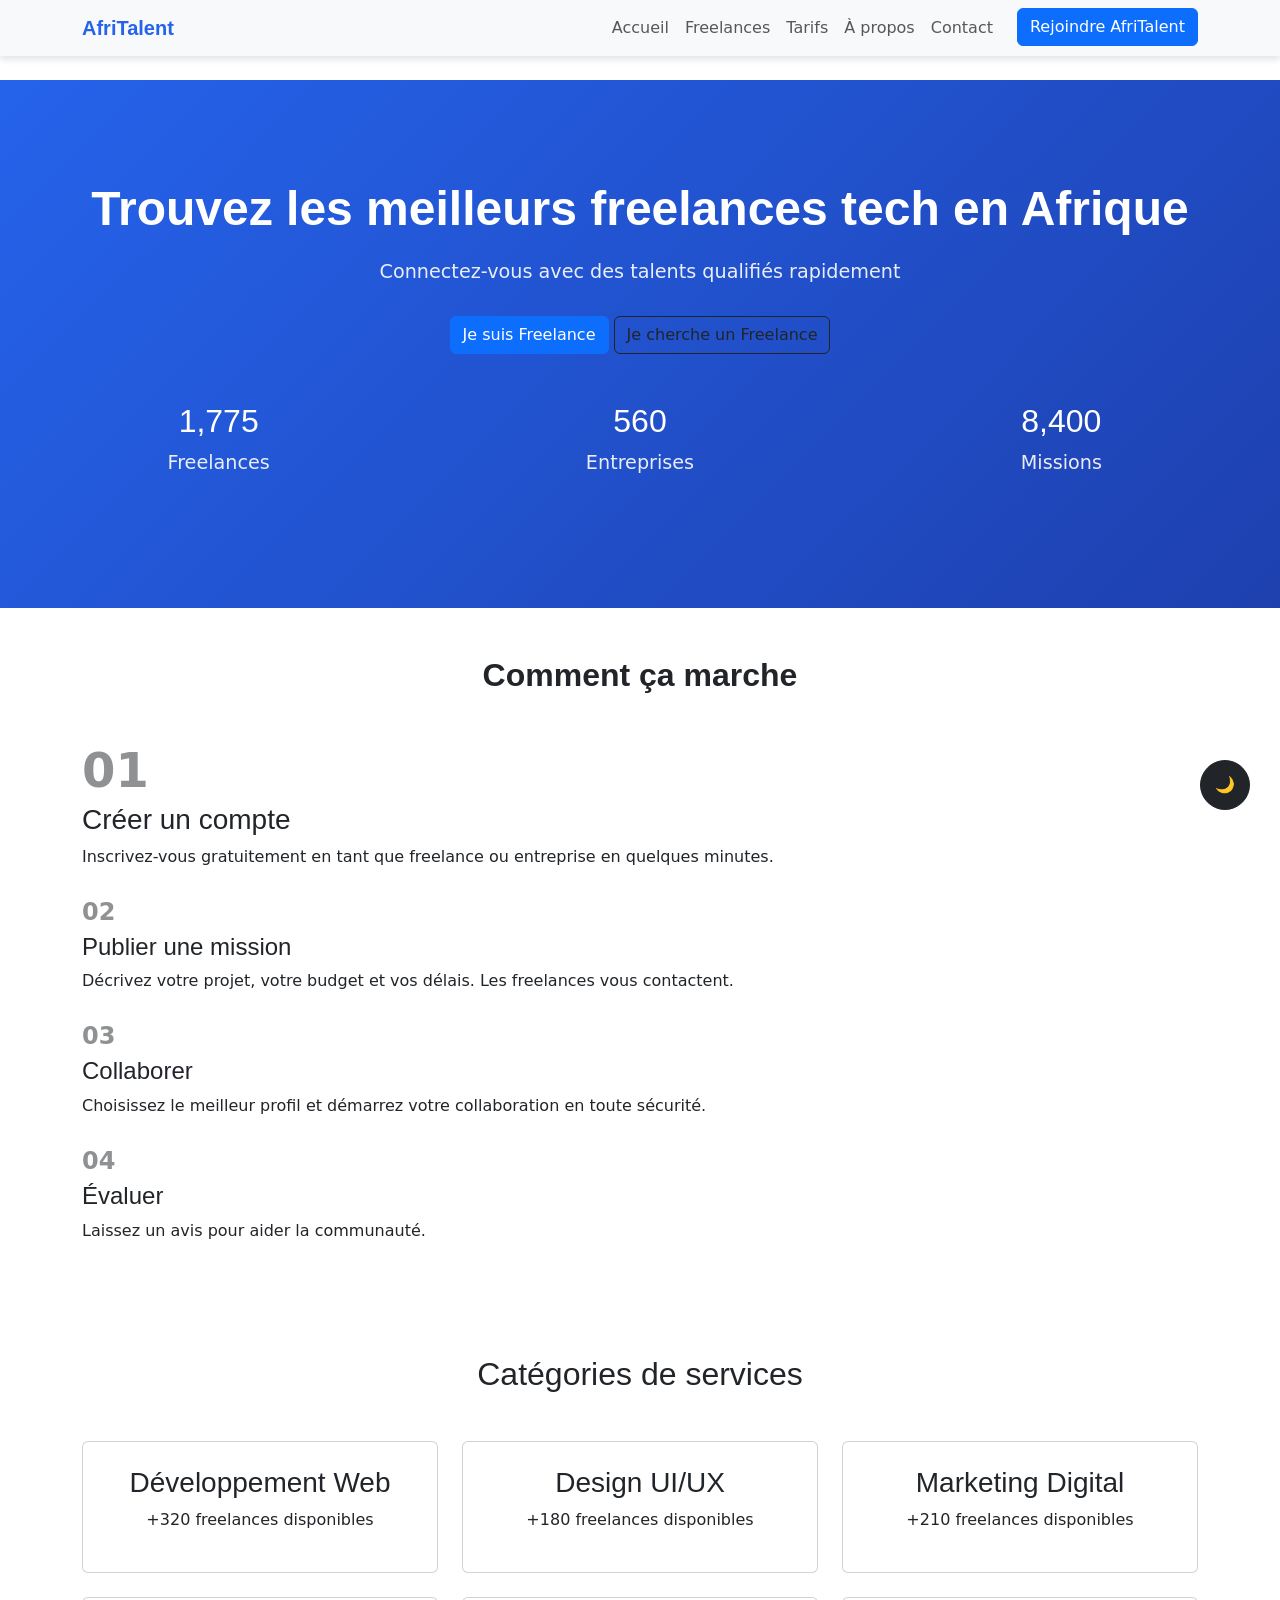
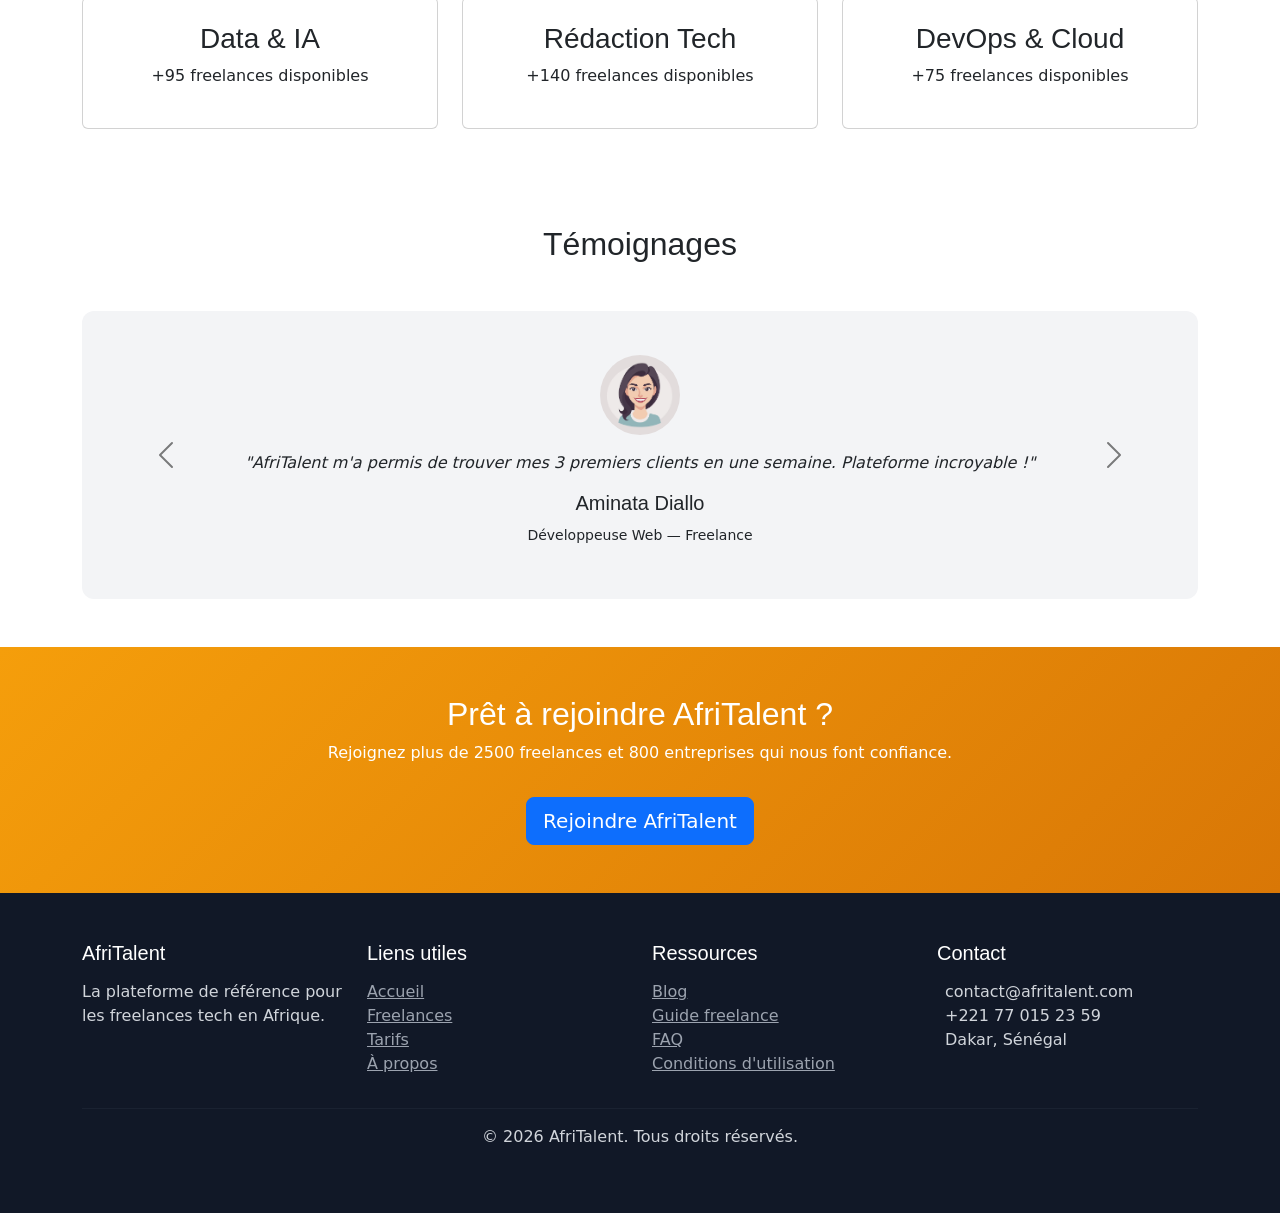
<file: index.html>
<!DOCTYPE html>
<html lang="fr">
<head>
    <meta charset="UTF-8">
    <meta name="viewport" content="width=device-width, initial-scale=1.0">
    <title>AfriTalent</title>
     <!-- CSS -->
    <link rel="stylesheet" href="css/style.css">

    <!-- Bootstrap -->
    <link href="https://cdn.jsdelivr.net/npm/bootstrap@5.3.0/dist/css/bootstrap.min.css" rel="stylesheet">

</head>
<body>

<header>
    <nav class="navbar navbar-expand-lg navbar-light bg-light fixed-top">
        <div class="container">
            <a class="navbar-brand" href="#">AfriTalent</a>

            <button class="navbar-toggler" data-bs-toggle="collapse" data-bs-target="#menu">
                ☰
            </button>

            <div class="collapse navbar-collapse" id="menu">
                <ul class="navbar-nav ms-auto">
                    <li><a class="nav-link" href="index.html">Accueil</a></li>
                    <li><a class="nav-link" href="freelances.html">Freelances</a></li>
                    <li><a class="nav-link" href="tarifs.html">Tarifs</a></li>
                    <li><a class="nav-link" href="about.html">À propos</a></li>
                    <li><a class="nav-link" href="contact.html">Contact</a></li>
                    <li><a class="btn btn-primary ms-3" href="contact.html">Rejoindre AfriTalent</a></li>
                </ul>
            </div>
        </div>
    </nav>
</header>

<main style="margin-top:80px;">

 <!-- SECTION HERO : bannière principale avec titre et boutons CTA -->
  <section class="hero">
    <h1>Trouvez les meilleurs freelances tech en Afrique</h1>
    <p>Connectez-vous avec des talents qualifiés rapidement</p>

    <button class="btn btn-primary">Je suis Freelance</button>
    <button class="btn btn-outline-dark">Je cherche un Freelance</button>

    <div class="row mt-5">
        <div class="col">
            <h2 class="counter" data-target="2500">0</h2>
            <p>Freelances</p>
        </div>
        <div class="col">
            <h2 class="counter" data-target="800">0</h2>
            <p>Entreprises</p>
        </div>
        <div class="col">
            <h2 class="counter" data-target="12000">0</h2>
            <p>Missions</p>
        </div>
    </div>
  </section>
</main>

<!-- COMMENT CA MARCHE -->
<section class="container py-5 fade-in">
    <h2 class="text-center mb-5 fw-bold">Comment ça marche</h2>
    
    <div class="bento-grid">
        <div class="bento-card bento-large">
            <span class="display-5 fw-bold opacity-50">01</span>
            <i class="bi bi-person-plus fs-1 my-3"></i>
            <h3>Créer un compte</h3>
            <p>Inscrivez-vous gratuitement en tant que freelance ou entreprise en quelques minutes.</p>
        </div>

        <div class="bento-card bento-tall">
            <span class="h4 fw-bold opacity-50">02</span>
            <i class="bi bi-briefcase fs-2 my-2 text-primary"></i>
            <h4>Publier une mission</h4>
            <p>Décrivez votre projet, votre budget et vos délais. Les freelances vous contactent.</p>
        </div>

        <div class="bento-card bento-wide">
            <span class="h4 fw-bold opacity-50">03</span>
            <i class="bi bi-people fs-2 my-2 text-primary"></i>
            <h4>Collaborer</h4>
            <p>Choisissez le meilleur profil et démarrez votre collaboration en toute sécurité.</p>
        </div>

        <div class="bento-card">
            <span class="h4 fw-bold opacity-50">04</span>
            <i class="bi bi-star fs-2 my-2 text-primary"></i>
            <h4>Évaluer</h4>
            <p>Laissez un avis pour aider la communauté.</p>
        </div>
    </div>
</section>

<!-- CATEGORIES -->
<section class="container py-5">
    <h2 class="text-center mb-5">Catégories de services</h2>
    <div class="row g-4">
        <div class="col-md-4 col-sm-6">
            <div class="card categorie p-4 text-center">
                <i class="bi bi-code-slash fs-1"></i>
                <h3>Développement Web</h3>
                <p>+320 freelances disponibles</p>
            </div>
        </div>
        <div class="col-md-4 col-sm-6">
            <div class="card categorie p-4 text-center">
                <i class="bi bi-palette fs-1"></i>
                <h3>Design UI/UX</h3>
                <p>+180 freelances disponibles</p>
            </div>
        </div>
        <div class="col-md-4 col-sm-6">
            <div class="card categorie p-4 text-center">
                <i class="bi bi-megaphone fs-1"></i>
                <h3>Marketing Digital</h3>
                <p>+210 freelances disponibles</p>
            </div>
        </div>
        <div class="col-md-4 col-sm-6">
            <div class="card categorie p-4 text-center">
                <i class="bi bi-robot fs-1"></i>
                <h3>Data & IA</h3>
                <p>+95 freelances disponibles</p>
            </div>
        </div>
        <div class="col-md-4 col-sm-6">
            <div class="card categorie p-4 text-center">
                <i class="bi bi-pencil fs-1"></i>
                <h3>Rédaction Tech</h3>
                <p>+140 freelances disponibles</p>
            </div>
        </div>
        <div class="col-md-4 col-sm-6">
            <div class="card categorie p-4 text-center">
                <i class="bi bi-cloud fs-1"></i>
                <h3>DevOps & Cloud</h3>
                <p>+75 freelances disponibles</p>
            </div>
        </div>
    </div>
</section>
<!-- TEMOIGNAGES -->
<section class="container py-5">
    <h2 class="text-center mb-5">Témoignages</h2>
    <div id="carouselTemoignages" class="carousel slide" data-bs-ride="carousel">
        <div class="carousel-inner">

            <div class="carousel-item active">
                <div class="text-center p-4">
                    <img src="images/avatar1.avif" alt="Photo de Aminata Diallo" 
                         class="rounded-circle mb-3" width="80" height="80">
                    <p class="fst-italic">"AfriTalent m'a permis de trouver mes 3 premiers clients en une semaine. Plateforme incroyable !"</p>
                    <h5>Aminata Diallo</h5>
                    <small>Développeuse Web — Freelance</small>
                    <div class="mt-2">
                        <i class="bi bi-star-fill text-warning"></i>
                        <i class="bi bi-star-fill text-warning"></i>
                        <i class="bi bi-star-fill text-warning"></i>
                        <i class="bi bi-star-fill text-warning"></i>
                        <i class="bi bi-star-fill text-warning"></i>
                    </div>
                </div>
            </div>

            <div class="carousel-item">
                <div class="text-center p-4">
                    <img src="images/avatar3.avif" alt="Photo de Moussa Koné" 
                         class="rounded-circle mb-3" width="80" height="80">
                    <p class="fst-italic">"Nous avons recruté 4 freelances via AfriTalent. Qualité et sérieux au rendez-vous."</p>
                    <h5>Moussa Koné</h5>
                    <small>Directeur Tech — Entreprise</small>
                    <div class="mt-2">
                        <i class="bi bi-star-fill text-warning"></i>
                        <i class="bi bi-star-fill text-warning"></i>
                        <i class="bi bi-star-fill text-warning"></i>
                        <i class="bi bi-star-fill text-warning"></i>
                        <i class="bi bi-star-half text-warning"></i>
                    </div>
                </div>
            </div>

            <div class="carousel-item">
                <div class="text-center p-4">
                    <img src="images/avatar2.avif" alt="Photo de Fatou Ndiaye" 
                         class="rounded-circle mb-3" width="80" height="80">
                    <p class="fst-italic">"Interface simple, missions variées et paiement sécurisé. Je recommande vivement !"</p>
                    <h5>Fatou Ndiaye</h5>
                    <small>Designer UI/UX — Freelance</small>
                    <div class="mt-2">
                        <i class="bi bi-star-fill text-warning"></i>
                        <i class="bi bi-star-fill text-warning"></i>
                        <i class="bi bi-star-fill text-warning"></i>
                        <i class="bi bi-star-fill text-warning"></i>
                        <i class="bi bi-star-fill text-warning"></i>
                    </div>
                </div>
            </div>

        </div>
        <button class="carousel-control-prev" type="button" data-bs-target="#carouselTemoignages" data-bs-slide="prev">
            <span class="carousel-control-prev-icon"></span>
        </button>
        <button class="carousel-control-next" type="button" data-bs-target="#carouselTemoignages" data-bs-slide="next">
            <span class="carousel-control-next-icon"></span>
        </button>
    </div>
</section>
<!-- CTA -->
<section class="cta text-center py-5">
    <div class="container">
        <h2>Prêt à rejoindre AfriTalent ?</h2>
        <p>Rejoignez plus de 2500 freelances et 800 entreprises qui nous font confiance.</p>
        <a href="contact.html" class="btn btn-primary btn-lg mt-3">Rejoindre AfriTalent</a>
    </div>
</section>

</main>

<footer class="py-5">
    <div class="container">
        <div class="row g-4">
            <div class="col-md-3">
                <h5>AfriTalent</h5>
                <p>La plateforme de référence pour les freelances tech en Afrique.</p>
                <i class="bi bi-facebook fs-4 me-2"></i>
                <i class="bi bi-twitter fs-4 me-2"></i>
                <i class="bi bi-linkedin fs-4 me-2"></i>
                <i class="bi bi-instagram fs-4"></i>
            </div>
            <div class="col-md-3">
                <h5>Liens utiles</h5>
                <ul class="list-unstyled">
                    <li><a href="index.html">Accueil</a></li>
                    <li><a href="freelances.html">Freelances</a></li>
                    <li><a href="tarifs.html">Tarifs</a></li>
                    <li><a href="about.html">À propos</a></li>
                </ul>
            </div>
            <div class="col-md-3">
                <h5>Ressources</h5>
                <ul class="list-unstyled">
                    <li><a href="#">Blog</a></li>
                    <li><a href="#">Guide freelance</a></li>
                    <li><a href="#">FAQ</a></li>
                    <li><a href="#">Conditions d'utilisation</a></li>
                </ul>
            </div>
            <div class="col-md-3">
                <h5>Contact</h5>
                <ul class="list-unstyled">
                    <li><i class="bi bi-envelope me-2"></i>contact@afritalent.com</li>
                    <li><i class="bi bi-telephone me-2"></i>+221 77 015 23 59</li>
                    <li><i class="bi bi-geo-alt me-2"></i>Dakar, Sénégal</li>
                </ul>
            </div>
        </div>
        <hr>
        <p class="text-center">© <span id="year"></span> AfriTalent. Tous droits réservés.</p>
    </div>
</footer>

<script src="js/main.js"></script>
<script src="https://cdn.jsdelivr.net/npm/bootstrap@5.3.0/dist/js/bootstrap.bundle.min.js"></script>
<!-- BOUTON DARK MODE -->
<button id="btn-dark" class="btn btn-dark" 
    style="position:fixed; bottom:90px; right:30px; z-index:999; border-radius:50%; width:50px; height:50px;">
    🌙
</button>

<!-- BOUTON RETOUR EN HAUT -->
<button id="btn-top" class="btn btn-primary">
    ↑
</button>
    
</body>
</html>
</file>
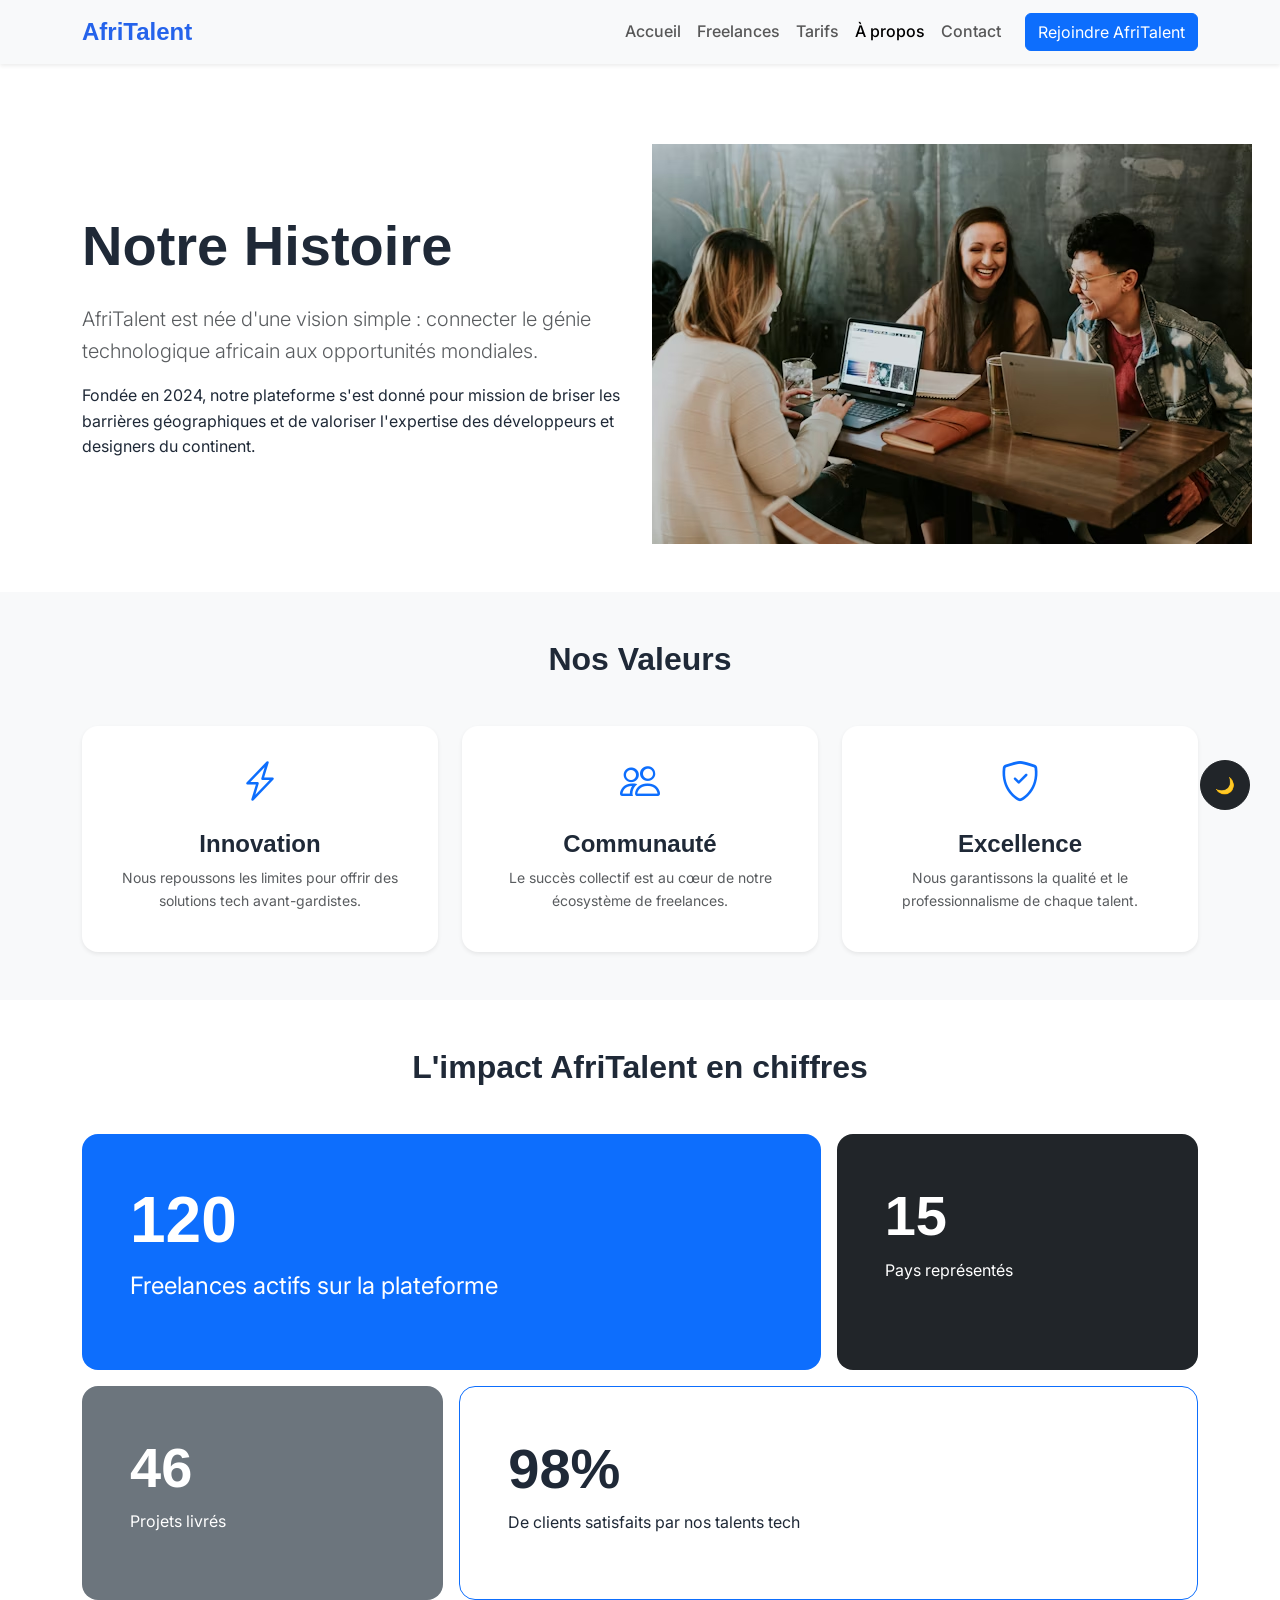
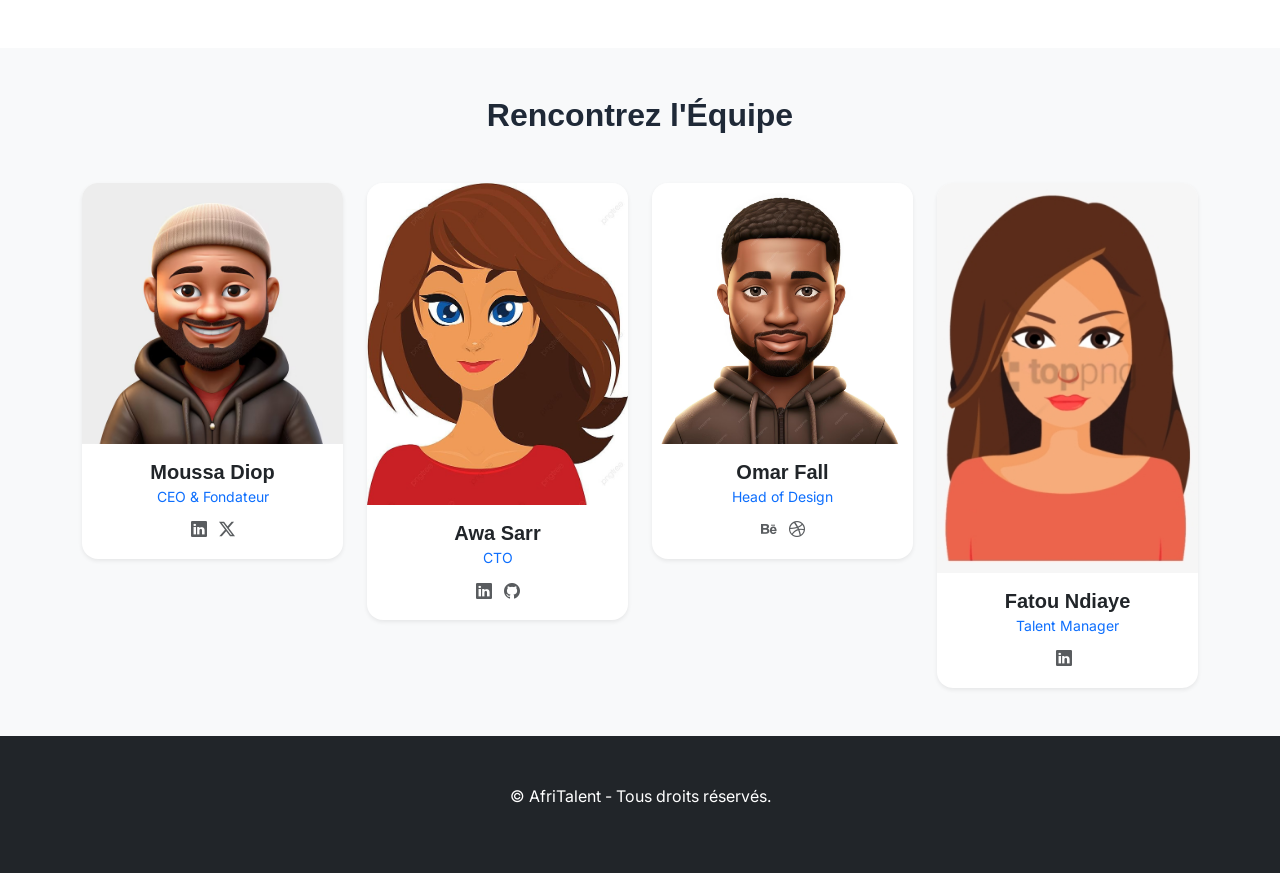
<file: about.html>
<!DOCTYPE html>
<html lang="fr">
<head>
    <meta charset="UTF-8">
    <meta name="viewport" content="width=device-width, initial-scale=1.0">
    <title>À Propos - AfriTalent</title>
    <link href="https://fonts.googleapis.com/css2?family=Inter:wght@400;500&family=Lexend:wght@600;700&display=swap" rel="stylesheet">
    <link href="https://cdn.jsdelivr.net/npm/bootstrap@5.3.0/dist/css/bootstrap.min.css" rel="stylesheet">
    <link rel="stylesheet" href="https://cdn.jsdelivr.net/npm/bootstrap-icons@1.11.0/font/bootstrap-icons.css">
    <link rel="stylesheet" href="css/style.css">
</head>
<body>

    <header>
        <nav class="navbar navbar-expand-lg navbar-light bg-light fixed-top shadow-sm">
            <div class="container">
                <a class="navbar-brand fw-bold" href="index.html">AfriTalent</a>
                <button class="navbar-toggler" type="button" data-bs-toggle="collapse" data-bs-target="#navAbout">
                    <span class="navbar-toggler-icon"></span>
                </button>
                <div class="collapse navbar-collapse" id="navAbout">
                    <ul class="navbar-nav ms-auto align-items-center">
                        <li class="nav-item"><a class="nav-link" href="index.html">Accueil</a></li>
                        <li class="nav-item"><a class="nav-link" href="freelances.html">Freelances</a></li>
                        <li class="nav-item"><a class="nav-link" href="tarifs.html">Tarifs</a></li>
                        <li class="nav-item"><a class="nav-link active" href="about.html">À propos</a></li>
                        <li class="nav-item"><a class="nav-link" href="contact.html">Contact</a></li>
                        <li><a class="btn btn-primary ms-3" href="contact.html">Rejoindre AfriTalent</a></li>
                    </ul>
                </div>
            </div>
        </nav>
    </header>

    <main class="mt-5 pt-5">
        <section class="py-5">
            <div class="container">
                <div class="row align-items-center">
                    <div class="col-lg-6">
                        <h1 class="display-4 fw-bold mb-4">Notre Histoire</h1>
                        <p class="lead text-muted">AfriTalent est née d'une vision simple : connecter le génie technologique africain aux opportunités mondiales.</p>
                        <p>Fondée en 2024, notre plateforme s'est donné pour mission de briser les barrières géographiques et de valoriser l'expertise des développeurs et designers du continent.</p>
                    </div>
                    <div class="col-lg-6">
                        <img src="images/photo groupe.avif">
                    </div>
                </div>
            </div>
        </section>

        <section class="py-5 bg-light">
            <div class="container text-center">
                <h2 class="fw-bold mb-5">Nos Valeurs</h2>
                <div class="row g-4">
                    <div class="col-md-4">
                        <div class="p-4 bg-white rounded-4 shadow-sm h-100">
                            <i class="bi bi-lightning-charge fs-1 text-primary"></i>
                            <h4 class="mt-3">Innovation</h4>
                            <p class="small text-muted">Nous repoussons les limites pour offrir des solutions tech avant-gardistes.</p>
                        </div>
                    </div>
                    <div class="col-md-4">
                        <div class="p-4 bg-white rounded-4 shadow-sm h-100">
                            <i class="bi bi-people fs-1 text-primary"></i>
                            <h4 class="mt-3">Communauté</h4>
                            <p class="small text-muted">Le succès collectif est au cœur de notre écosystème de freelances.</p>
                        </div>
                    </div>
                    <div class="col-md-4">
                        <div class="p-4 bg-white rounded-4 shadow-sm h-100">
                            <i class="bi bi-shield-check fs-1 text-primary"></i>
                            <h4 class="mt-3">Excellence</h4>
                            <p class="small text-muted">Nous garantissons la qualité et le professionnalisme de chaque talent.</p>
                        </div>
                    </div>
                </div>
            </div>
        </section>

        <section class="py-5">
            <div class="container">
                <h2 class="text-center fw-bold mb-5">L'impact AfriTalent en chiffres</h2>
                <div class="row g-3">
                    <div class="col-md-8">
                        <div class="p-5 bg-primary text-white rounded-4 d-flex flex-column justify-content-center h-100">
                            <h3 class="display-3 fw-bold counter" data-target="500">0</h3>
                            <p class="fs-4">Freelances actifs sur la plateforme</p>
                        </div>
                    </div>
                    <div class="col-md-4">
                        <div class="p-5 bg-dark text-white rounded-4 h-100">
                            <h3 class="display-4 fw-bold counter" data-target="15">0</h3>
                            <p>Pays représentés</p>
                        </div>
                    </div>
                    <div class="col-md-4">
                        <div class="p-5 bg-secondary text-white rounded-4 h-100">
                            <h3 class="display-4 fw-bold counter" data-target="120">0</h3>
                            <p>Projets livrés</p>
                        </div>
                    </div>
                    <div class="col-md-8">
                        <div class="p-5 border border-primary rounded-4 h-100">
                            <h3 class="display-4 fw-bold">98%</h3>
                            <p>De clients satisfaits par nos talents tech</p>
                        </div>
                    </div>
                </div>
            </div>
        </section>

        <section class="py-5 bg-light">
            <div class="container text-center">
                <h2 class="fw-bold mb-5">Rencontrez l'Équipe</h2>
                <div class="row g-4">
                    <div class="col-md-3">
                        <div class="card border-0 shadow-sm rounded-4 overflow-hidden">
                            <img src="images/avatar4.avif" class="card-img-top" alt="Membre équipe">
                            <div class="card-body">
                                <h5 class="fw-bold mb-0">Moussa Diop</h5>
                                <small class="text-primary">CEO & Fondateur</small>
                                <div class="mt-2">
                                    <a href="#" class="text-muted me-2"><i class="bi bi-linkedin"></i></a>
                                    <a href="#" class="text-muted"><i class="bi bi-twitter-x"></i></a>
                                </div>
                            </div>
                        </div>
                    </div>
                    <div class="col-md-3">
                        <div class="card border-0 shadow-sm rounded-4 overflow-hidden">
                            <img src="images/avatar5.jpg" class="card-img-top" alt="Membre équipe">
                            <div class="card-body">
                                <h5 class="fw-bold mb-0">Awa Sarr</h5>
                                <small class="text-primary">CTO</small>
                                <div class="mt-2">
                                    <a href="#" class="text-muted me-2"><i class="bi bi-linkedin"></i></a>
                                    <a href="#" class="text-muted"><i class="bi bi-github"></i></a>
                                </div>
                            </div>
                        </div>
                    </div>
                    <div class="col-md-3">
                        <div class="card border-0 shadow-sm rounded-4 overflow-hidden">
                            <img src="images/avatar7.avif" class="card-img-top" alt="Membre équipe">
                            <div class="card-body">
                                <h5 class="fw-bold mb-0">Omar Fall</h5>
                                <small class="text-primary">Head of Design</small>
                                <div class="mt-2">
                                    <a href="#" class="text-muted me-2"><i class="bi bi-behance"></i></a>
                                    <a href="#" class="text-muted"><i class="bi bi-dribbble"></i></a>
                                </div>
                            </div>
                        </div>
                    </div>
                    <div class="col-md-3">
                        <div class="card border-0 shadow-sm rounded-4 overflow-hidden">
                            <img src="images/avatar6.png" class="card-img-top" alt="Membre équipe">
                            <div class="card-body">
                                <h5 class="fw-bold mb-0">Fatou Ndiaye</h5>
                                <small class="text-primary">Talent Manager</small>
                                <div class="mt-2">
                                    <a href="#" class="text-muted me-2"><i class="bi bi-linkedin"></i></a>
                                </div>
                            </div>
                        </div>
                    </div>
                </div>
            </div>
        </section>
    </main>

    <footer class="bg-dark text-white py-5">
        <div class="container text-center">
            <p>&copy; <span id="currentYear"></span> AfriTalent - Tous droits réservés.</p>
        </div>
    </footer>

    <script src="js/main.js"></script>
    <script src="https://cdn.jsdelivr.net/npm/bootstrap@5.3.0/dist/js/bootstrap.bundle.min.js"></script>
    <!-- BOUTON DARK MODE -->
<button id="btn-dark" class="btn btn-dark" 
    style="position:fixed; bottom:90px; right:30px; z-index:999; border-radius:50%; width:50px; height:50px;">
    🌙
</button>

<!-- BOUTON RETOUR EN HAUT -->
<button id="btn-top" class="btn btn-primary">
    ↑
</button>
</body>
</html>
</file>
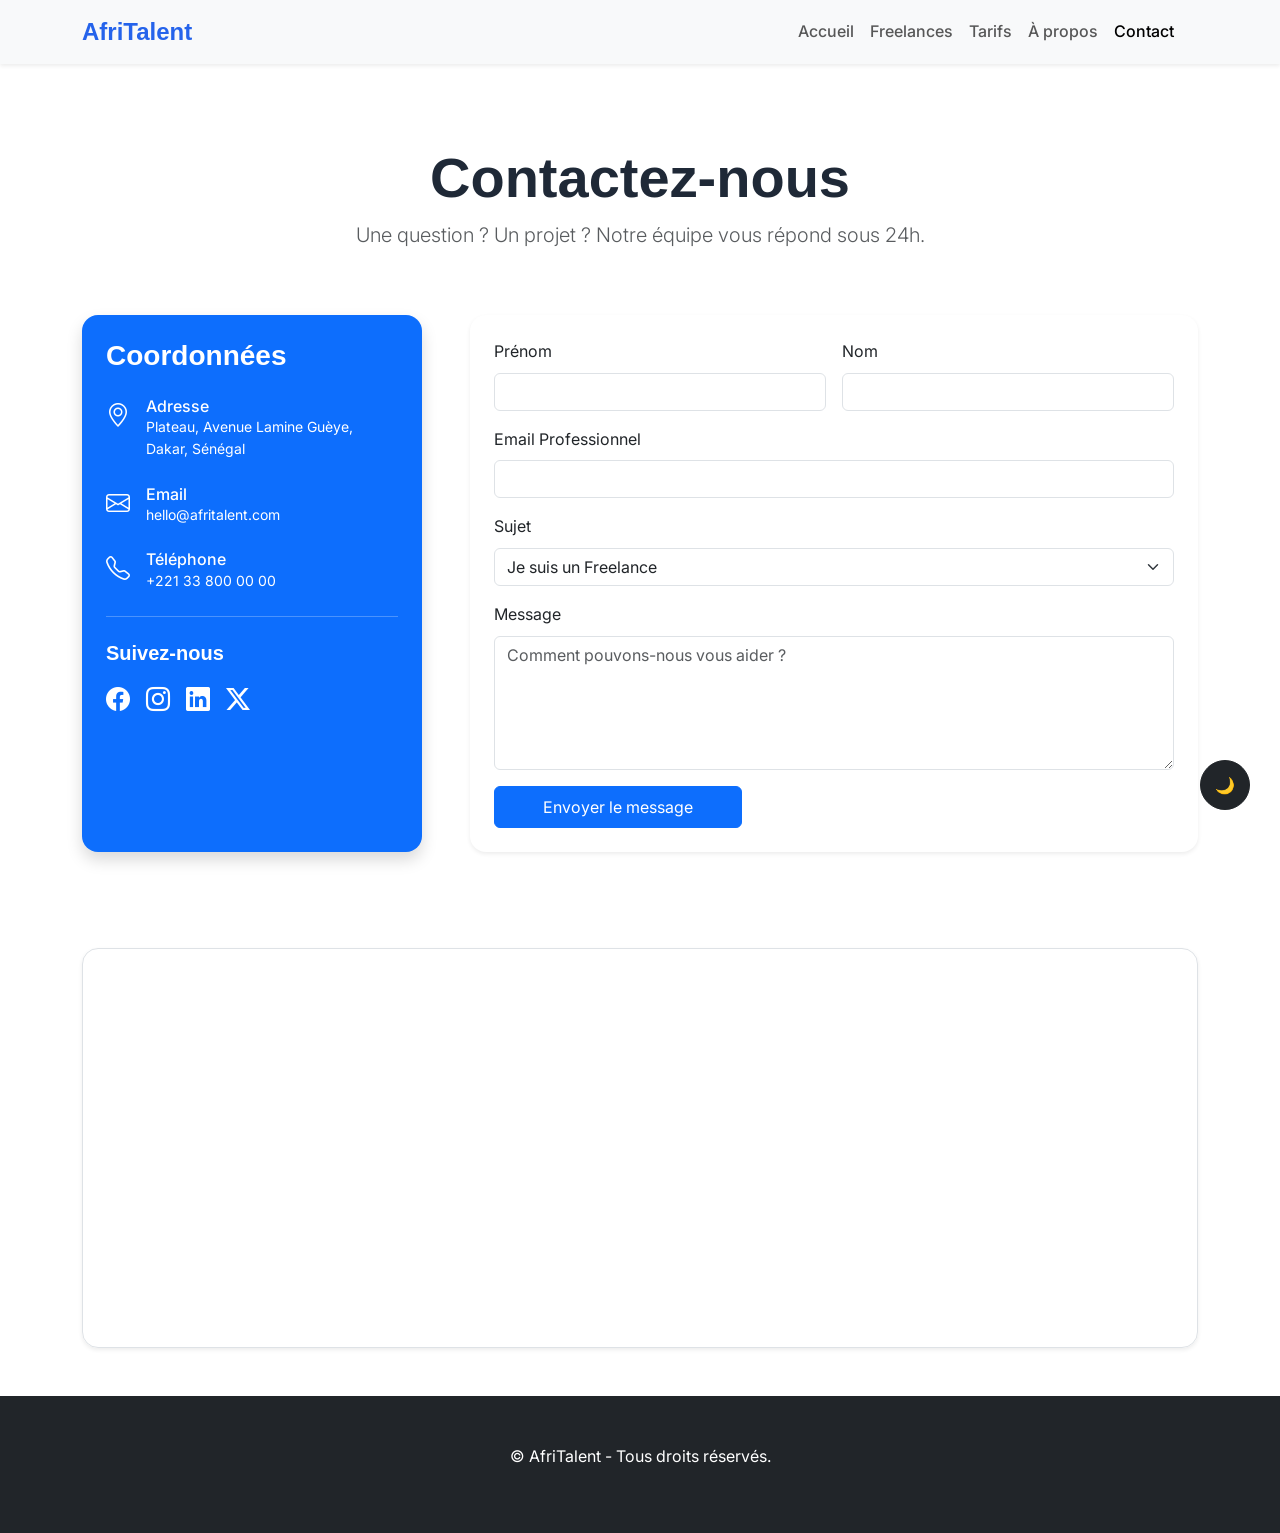
<file: contact.html>
<!DOCTYPE html>
<html lang="fr">
<head>
    <meta charset="UTF-8">
    <meta name="viewport" content="width=device-width, initial-scale=1.0">
    <title>Contact - AfriTalent</title>
    <link href="https://fonts.googleapis.com/css2?family=Inter:wght@400;500&family=Lexend:wght@600;700&display=swap" rel="stylesheet">
    <link href="https://cdn.jsdelivr.net/npm/bootstrap@5.3.0/dist/css/bootstrap.min.css" rel="stylesheet">
    <link rel="stylesheet" href="https://cdn.jsdelivr.net/npm/bootstrap-icons@1.11.0/font/bootstrap-icons.css">
    <link rel="stylesheet" href="css/style.css">
</head>
<body>

    <header>
        <nav class="navbar navbar-expand-lg navbar-light bg-light fixed-top shadow-sm">
            <div class="container">
                <a class="navbar-brand fw-bold" href="index.html">AfriTalent</a>
                <button class="navbar-toggler" type="button" data-bs-toggle="collapse" data-bs-target="#navContact">
                    <span class="navbar-toggler-icon"></span>
                </button>
                <div class="collapse navbar-collapse" id="navContact">
                    <ul class="navbar-nav ms-auto align-items-center">
                        <li class="nav-item"><a class="nav-link" href="index.html">Accueil</a></li>
                        <li class="nav-item"><a class="nav-link" href="freelances.html">Freelances</a></li>
                        <li class="nav-item"><a class="nav-link" href="tarifs.html">Tarifs</a></li>
                        <li class="nav-item"><a class="nav-link" href="about.html">À propos</a></li>
                        <li class="nav-item"><a class="nav-link active" href="contact.html">Contact</a></li>
                        <li class="nav-item ms-lg-3">
                            
                        </li>
                    </ul>
                </div>
            </div>
        </nav>
    </header>

    <main class="mt-5 pt-5">
        <section class="py-5 text-center">
            <div class="container">
                <h1 class="display-4 fw-bold">Contactez-nous</h1>
                <p class="lead text-muted">Une question ? Un projet ? Notre équipe vous répond sous 24h.</p>
            </div>
        </section>

        <section class="pb-5">
            <div class="container">
                <div class="row g-5">
                    <div class="col-lg-4">
                        <div class="p-4 bg-primary text-white rounded-4 shadow h-100">
                            <h3 class="fw-bold mb-4">Coordonnées</h3>
                            <div class="d-flex mb-4">
                                <i class="bi bi-geo-alt fs-4 me-3"></i>
                                <div>
                                    <h6 class="mb-0">Adresse</h6>
                                    <p class="small mb-0">Plateau, Avenue Lamine Guèye, Dakar, Sénégal</p>
                                </div>
                            </div>
                            <div class="d-flex mb-4">
                                <i class="bi bi-envelope fs-4 me-3"></i>
                                <div>
                                    <h6 class="mb-0">Email</h6>
                                    <p class="small mb-0">hello@afritalent.com</p>
                                </div>
                            </div>
                            <div class="d-flex mb-4">
                                <i class="bi bi-telephone fs-4 me-3"></i>
                                <div>
                                    <h6 class="mb-0">Téléphone</h6>
                                    <p class="small mb-0">+221 33 800 00 00</p>
                                </div>
                            </div>
                            <hr class="my-4">
                            <h5 class="mb-3">Suivez-nous</h5>
                            <div class="d-flex gap-3 fs-4">
                                <a href="https://secure.facebook.com/" class="text-white"><i class="bi bi-facebook"></i></a>
                                <a href="https://www.instagram.com/" class="text-white"><i class="bi bi-instagram"></i></a>
                                <a href="https://fr.linkedin.com/" class="text-white"><i class="bi bi-linkedin"></i></a>
                                <a href="https://x.com/" class="text-white"><i class="bi bi-twitter-x"></i></a>
                            </div>
                        </div>
                    </div>

                    <div class="col-lg-8">
                        <div class="card border-0 shadow-sm p-4 rounded-4">
                            <form id="formulaire-contact" novalidate>
                                <div class="row g-3">
                                    <div class="col-md-6">
                                        <label for="firstName" class="form-label">Prénom</label>
                                        <input type="text" class="form-control" id="firstName" required>
                                        <div class="erreur text-danger small" id="erreur-prenom"></div>
                                    </div>
                                    <div class="col-md-6">
                                        <label for="lastName" class="form-label">Nom</label>
                                        <input type="text" class="form-control" id="lastName" required>
                                        <div class="erreur text-danger small" id="erreur-nom"></div>
                                    </div>
                                    <div class="col-12">
                                        <label for="email" class="form-label">Email Professionnel</label>
                                        <input type="email" class="form-control" id="email" required>
                                        <div class="erreur text-danger small" id="erreur-email"></div>
                                    </div>
                                    <div class="col-12">
                                        <label for="subject" class="form-label">Sujet</label>
                                        <select class="form-select" id="subject">
                                            <option selected>Je suis un Freelance</option>
                                            <option>Je suis une Entreprise</option>
                                            <option>Partenariat</option>
                                            <option>Autre</option>
                                        </select>
                                    </div>
                                    <div class="col-12">
                                        <label for="message" class="form-label">Message</label>
                                        <textarea class="form-control" id="message" rows="5" placeholder="Comment pouvons-nous vous aider ?" required></textarea>
                                        <div class="erreur text-danger small" id="erreur-message"></div>
                                    </div>
                                    <div class="col-12">
                                        <div id="succes-message" class="alert alert-success d-none mt-3">
                                            ✅ Message envoyé avec succès !
                                        </div>
                                        <button type="submit" class="btn btn-primary px-5 py-2">Envoyer le message</button>
                                    </div>
                                </div>
                            </form>
                        </div>
                    </div>
                </div>
            </div>
        </section>

        <section class="py-5">
            <div class="container">
                <div class="rounded-4 overflow-hidden shadow-sm border" style="height: 400px;">
                    <iframe 
                        src="https://www.google.com/maps/embed?pb=!1m18!1m12!1m3!1d3859.215563335805!2d-17.4419!3d14.6767!2m3!1f0!2f0!3f0!3m2!1i1024!2i768!4f13.1!3m3!1m2!1s0x0%3A0x0!2zMTTCsDQwJzM2LjEiTiAxN8KwMjYnMzAuOCJX!5e0!3m2!1sfr!2ssn!4v1711111111111!5m2!1sfr!2ssn" 
                        width="100%" height="100%" style="border:0;" allowfullscreen="" loading="lazy">
                    </iframe>
                </div>
            </div>
        </section>
    </main>

    <footer class="bg-dark text-white py-5">
        <div class="container text-center">
            <p>&copy; <span id="currentYear"></span> AfriTalent - Tous droits réservés.</p>
        </div>
    </footer>

    <script src="js/main.js"></script>
    <script src="https://cdn.jsdelivr.net/npm/bootstrap@5.3.0/dist/js/bootstrap.bundle.min.js"></script>
    <!-- BOUTON DARK MODE -->
<button id="btn-dark" class="btn btn-dark" 
    style="position:fixed; bottom:90px; right:30px; z-index:999; border-radius:50%; width:50px; height:50px;">
    🌙
</button>

<!-- BOUTON RETOUR EN HAUT -->
<button id="btn-top" class="btn btn-primary">
    ↑
</button>
</body>
</html>
</file>
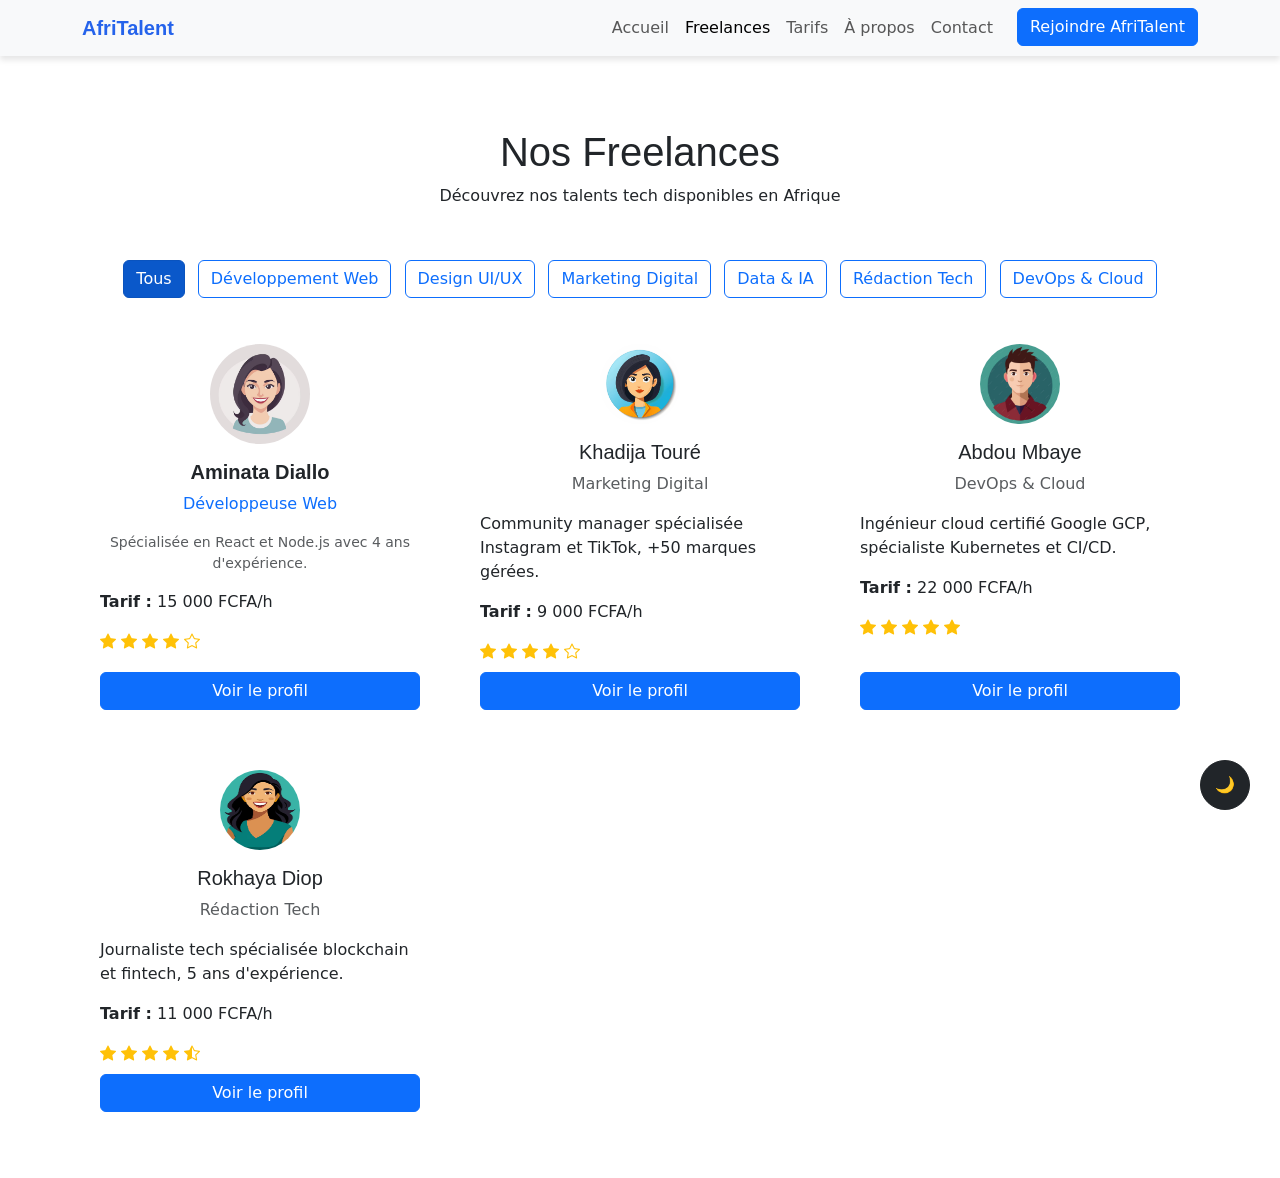
<file: freelances.html>
<!DOCTYPE html>
<html lang="fr">
<head>
    <meta charset="UTF-8">
    <meta name="viewport" content="width=device-width, initial-scale=1.0">
    <title>Freelances — AfriTalent</title>
    <link rel="stylesheet" href="css/style.css">
    <link rel="stylesheet" href="https://cdn.jsdelivr.net/npm/bootstrap-icons@1.11.0/font/bootstrap-icons.css">
    <link href="https://cdn.jsdelivr.net/npm/bootstrap@5.3.0/dist/css/bootstrap.min.css" rel="stylesheet">
</head>
<body>

    <!-- NAVBAR -->
    <header>
        <nav class="navbar navbar-expand-lg navbar-light bg-light fixed-top">
            <div class="container">
                <a class="navbar-brand" href="index.html">AfriTalent</a>
                <button class="navbar-toggler" data-bs-toggle="collapse" data-bs-target="#menu">
                    ☰
                </button>
                <div class="collapse navbar-collapse" id="menu">
                    <ul class="navbar-nav ms-auto">
                        <li><a class="nav-link" href="index.html">Accueil</a></li>
                        <li><a class="nav-link active" href="freelances.html">Freelances</a></li>
                        <li><a class="nav-link" href="tarifs.html">Tarifs</a></li>
                        <li><a class="nav-link" href="about.html">À propos</a></li>
                        <li><a class="nav-link" href="contact.html">Contact</a></li>
                        <li><a class="btn btn-primary ms-3" href="contact.html">Rejoindre AfriTalent</a></li>
                    </ul>
                </div>
            </div>
        </nav>
    </header>

    <main style="margin-top:80px;">

        <!-- TITRE -->
        <section class="container py-5">
            <h1 class="text-center mb-2">Nos Freelances</h1>
            <p class="text-center mb-5">Découvrez nos talents tech disponibles en Afrique</p>

            <!-- FILTRES -->
            <div class="text-center mb-4" id="filtres">
                <button class="btn  btn-primary m-1 filtre-btn active" data-filtre="tous">Tous</button>
                <button class="btn  btn-outline-primary m-1 filtre-btn" data-filtre="dev">Développement Web </button>
                <button class="btn  btn-outline-primary m-1 filtre-btn" data-filtre="design">Design UI/UX</button>
                <button class="btn  btn-outline-primary m-1 filtre-btn" data-filtre="marketing">Marketing Digital</button>
                <button class="btn  btn-outline-primary m-1 filtre-btn" data-filtre="data">Data & IA</button>
                <button class="btn  btn-outline-primary m-1 filtre-btn" data-filtre="redaction">Rédaction Tech</button>
                <button class="btn  btn-outline-primary m-1 filtre-btn" data-filtre="devops">DevOps & Cloud</button>
            </div>

            <!-- GRILLE FREELANCES -->
           <div class="row g-4">
    <div class="col-lg-4 col-md-6 carte-freelance" data-categorie="dev">
        <div class="card h-100 p-3">
            <img src="images/avatar1.avif" class="rounded-circle mx-auto d-block mb-3" width="100" alt="Aminata Diallo">
            <h5 class="text-center fw-bold">Aminata Diallo</h5>
            <p class="text-center text-primary fw-medium">Développeuse Web</p>
            <p class="small text-muted text-center">Spécialisée en React et Node.js avec 4 ans d'expérience.</p>
            <p><strong>Tarif :</strong> 15 000 FCFA/h</p>
        <div class="mb-2">
            <i class="bi bi-star-fill text-warning"></i>
            <i class="bi bi-star-fill text-warning"></i>
            <i class="bi bi-star-fill text-warning"></i>
            <i class="bi bi-star-fill text-warning"></i>
            <i class="bi bi-star text-warning"></i>
        </div>
        <a href="#" class="btn btn-primary mt-auto">Voir le profil</a>
            
        </div>
    </div>
    <div class="col-lg-4 col-md-6 carte-freelance" data-categorie="marketing">
    <div class="card h-100 p-3">
        <img src="images/avatar flf.avif" alt="Photo de Khadija Touré" class="rounded-circle mx-auto d-block mb-3" width="80" height="80">
        <h5 class="text-center">Khadija Touré</h5>
        <p class="text-center text-muted">Marketing Digital</p>
        <p>Community manager spécialisée Instagram et TikTok, +50 marques gérées.</p>
        <p><strong>Tarif :</strong> 9 000 FCFA/h</p>
        <div class="mb-2">
            <i class="bi bi-star-fill text-warning"></i>
            <i class="bi bi-star-fill text-warning"></i>
            <i class="bi bi-star-fill text-warning"></i>
            <i class="bi bi-star-fill text-warning"></i>
            <i class="bi bi-star text-warning"></i>
        </div>
        <a href="#" class="btn btn-primary mt-auto">Voir le profil</a>
    </div>
</div>

<div class="col-lg-4 col-md-6 carte-freelance" data-categorie="devops">
    <div class="card h-100 p-3">
        <img src="images/avatar flh.avif" alt="Photo de Abdou Mbaye" class="rounded-circle mx-auto d-block mb-3" width="80" height="80">
        <h5 class="text-center">Abdou Mbaye</h5>
        <p class="text-center text-muted">DevOps & Cloud</p>
        <p>Ingénieur cloud certifié Google GCP, spécialiste Kubernetes et CI/CD.</p>
        <p><strong>Tarif :</strong> 22 000 FCFA/h</p>
        <div class="mb-2">
            <i class="bi bi-star-fill text-warning"></i>
            <i class="bi bi-star-fill text-warning"></i>
            <i class="bi bi-star-fill text-warning"></i>
            <i class="bi bi-star-fill text-warning"></i>
            <i class="bi bi-star-fill text-warning"></i>
        </div>
        <a href="#" class="btn btn-primary mt-auto">Voir le profil</a>
    </div>
</div>

<div class="col-lg-4 col-md-6 carte-freelance" data-categorie="redaction">
    <div class="card h-100 p-3">
        <img src="images/avatar fl.avif" alt="Photo de Rokhaya Diop" class="rounded-circle mx-auto d-block mb-3" width="80" height="80">
        <h5 class="text-center">Rokhaya Diop</h5>
        <p class="text-center text-muted">Rédaction Tech</p>
        <p>Journaliste tech spécialisée blockchain et fintech, 5 ans d'expérience.</p>
        <p><strong>Tarif :</strong> 11 000 FCFA/h</p>
        <div class="mb-2">
            <i class="bi bi-star-fill text-warning"></i>
            <i class="bi bi-star-fill text-warning"></i>
            <i class="bi bi-star-fill text-warning"></i>
            <i class="bi bi-star-fill text-warning"></i>
            <i class="bi bi-star-half text-warning"></i>
        </div>
        <a href="#" class="btn btn-primary mt-auto">Voir le profil</a>
    </div>
</div>
<script src="js/main.js"></script>
<script src="https://cdn.jsdelivr.net/npm/bootstrap@5.3.0/dist/js/bootstrap.bundle.min.js"></script>
<!-- BOUTON DARK MODE -->
<button id="btn-dark" class="btn btn-dark" 
    style="position:fixed; bottom:90px; right:30px; z-index:999; border-radius:50%; width:50px; height:50px;">
    🌙
</button>

<!-- BOUTON RETOUR EN HAUT -->
<button id="btn-top" class="btn btn-primary">
    ↑
</button>
</body>
</html>
</file>
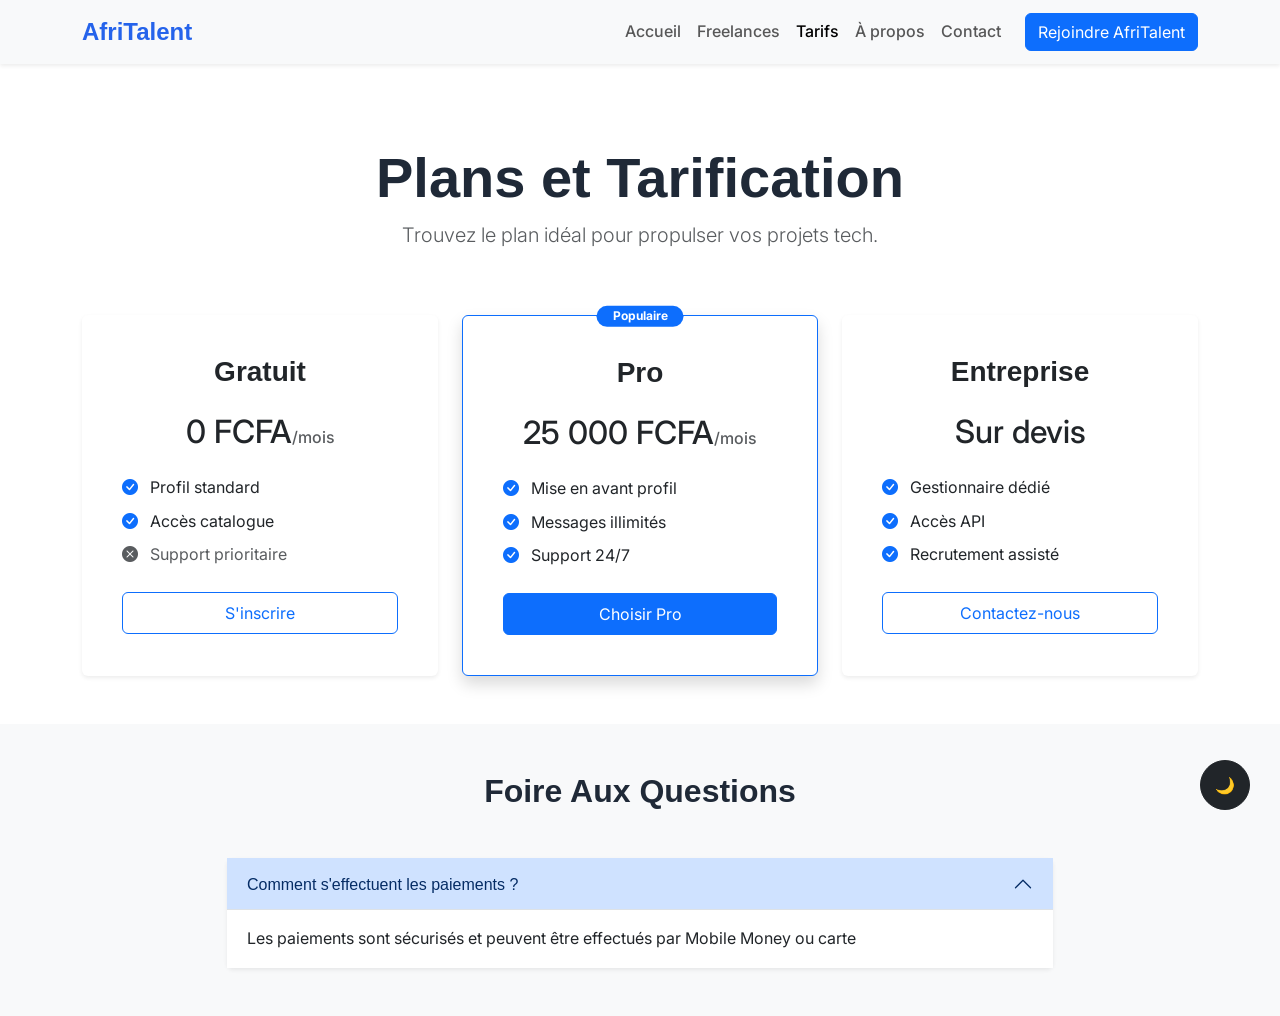
<file: tarifs.html>
<!DOCTYPE html>
<html lang="fr">
<head>
    <meta charset="UTF-8">
    <meta name="viewport" content="width=device-width, initial-scale=1.0">
    <title>Tarifs - AfriTalent</title>
    <link href="https://fonts.googleapis.com/css2?family=Inter:wght@400;700&family=Lexend:wght@600&display=swap" rel="stylesheet">
    <link href="https://cdn.jsdelivr.net/npm/bootstrap@5.3.0/dist/css/bootstrap.min.css" rel="stylesheet">
    <link rel="stylesheet" href="https://cdn.jsdelivr.net/npm/bootstrap-icons@1.11.0/font/bootstrap-icons.css">
    <link rel="stylesheet" href="css/style.css">
</head>
<body>

    <header>
        <nav class="navbar navbar-expand-lg navbar-light bg-light fixed-top shadow-sm">
            <div class="container">
                <a class="navbar-brand fw-bold" href="index.html">AfriTalent</a>
                <button class="navbar-toggler" type="button" data-bs-toggle="collapse" data-bs-target="#menuPrincipal">
                    <span class="navbar-toggler-icon"></span>
                </button>
                <div class="collapse navbar-collapse" id="menuPrincipal">
                    <ul class="navbar-nav ms-auto align-items-center">
                        <li class="nav-item"><a class="nav-link" href="index.html">Accueil</a></li>
                        <li class="nav-item"><a class="nav-link" href="freelances.html">Freelances</a></li>
                        <li class="nav-item"><a class="nav-link active" href="tarifs.html">Tarifs</a></li>
                        <li class="nav-item"><a class="nav-link" href="about.html">À propos</a></li>
                        <li class="nav-item"><a class="nav-link" href="contact.html">Contact</a></li>
                        <li><a class="btn btn-primary ms-3" href="contact.html">Rejoindre AfriTalent</a></li>
                    </ul>
                </div>
            </div>
        </nav>
    </header>

    <main class="mt-5 pt-5">
        <section class="py-5">
            <div class="container text-center">
                <h1 class="display-4 fw-bold">Plans et Tarification</h1>
                <p class="lead text-muted">Trouvez le plan idéal pour propulser vos projets tech.</p>
            </div>
        </section>

        <section class="pb-5">
            <div class="container">
                <div class="row g-4">
                    <div class="col-md-4">
                        <div class="card h-100 border-0 shadow-sm p-4">
                            <div class="card-body text-center">
                                <h3 class="fw-bold">Gratuit</h3>
                                <p class="h2 my-4">0 FCFA<span class="fs-6 text-muted">/mois</span></p>
                                <ul class="list-unstyled mb-4 text-start">
                                    <li class="mb-2"><i class="bi bi-check-circle-fill text-primary me-2"></i> Profil standard</li>
                                    <li class="mb-2"><i class="bi bi-check-circle-fill text-primary me-2"></i> Accès catalogue</li>
                                    <li class="text-muted"><i class="bi bi-x-circle-fill me-2"></i> Support prioritaire</li>
                                </ul>
                                <a href="contact.html" class="btn btn-outline-primary w-100 py-2">S'inscrire</a>
                            </div>
                        </div>
                    </div>

                    <div class="col-md-4">
                        <div class="card h-100 border-primary shadow p-4 position-relative">
                            <span class="position-absolute top-0 start-50 translate-middle badge rounded-pill bg-primary px-3">Populaire</span>
                            <div class="card-body text-center">
                                <h3 class="fw-bold">Pro</h3>
                                <p class="h2 my-4">25 000 FCFA<span class="fs-6 text-muted">/mois</span></p>
                                <ul class="list-unstyled mb-4 text-start">
                                    <li class="mb-2"><i class="bi bi-check-circle-fill text-primary me-2"></i> Mise en avant profil</li>
                                    <li class="mb-2"><i class="bi bi-check-circle-fill text-primary me-2"></i> Messages illimités</li>
                                    <li class="mb-2"><i class="bi bi-check-circle-fill text-primary me-2"></i> Support 24/7</li>
                                </ul>
                                <a href="https://www.wave.com/fr/" class="btn btn-primary w-100 py-2">Choisir Pro</a>
                            </div>
                        </div>
                    </div>

                    <div class="col-md-4">
                        <div class="card h-100 border-0 shadow-sm p-4">
                            <div class="card-body text-center">
                                <h3 class="fw-bold">Entreprise</h3>
                                <p class="h2 my-4">Sur devis</p>
                                <ul class="list-unstyled mb-4 text-start">
                                    <li class="mb-2"><i class="bi bi-check-circle-fill text-primary me-2"></i> Gestionnaire dédié</li>
                                    <li class="mb-2"><i class="bi bi-check-circle-fill text-primary me-2"></i> Accès API</li>
                                    <li class="mb-2"><i class="bi bi-check-circle-fill text-primary me-2"></i> Recrutement assisté</li>
                                </ul>
                                <a href="contact.html" class="btn btn-outline-primary w-100 py-2">Contactez-nous</a>
                            </div>
                        </div>
                    </div>
                </div>
            </div>
        </section>

        <section class="py-5 bg-light">
            <div class="container" style="max-width: 850px;">
                <h2 class="text-center mb-5">Foire Aux Questions</h2>
                <div class="accordion accordion-flush shadow-sm rounded" id="accordionFAQ">
                    <div class="accordion-item">
                        <h2 class="accordion-header">
                            <button class="accordion-button" type="button" data-bs-toggle="collapse" data-bs-target="#collapseOne">
                                Comment s'effectuent les paiements ?
                            </button>
                        </h2>
                        <div id="collapseOne" class="accordion-collapse collapse show" data-bs-parent="#accordionFAQ">
                            <div class="accordion-body">
                                Les paiements sont sécurisés et peuvent être effectués par Mobile Money ou carte
                            </div>
                        </div>
                    </div>
                </div>
            </div>
        </section>
    </main>
<script src="js/main.js"></script>
<script src="https://cdn.jsdelivr.net/npm/bootstrap@5.3.0/dist/js/bootstrap.bundle.min.js"></script>
<button id="btn-dark" class="btn btn-dark" 
    style="position:fixed; bottom:90px; right:30px; z-index:999; border-radius:50%; width:50px; height:50px;">
    🌙
</button>

<!-- BOUTON RETOUR EN HAUT -->
<button id="btn-top" class="btn btn-primary">
    ↑
</button>
</body>
</html>
</file>
<file: css/style.css>
/* ===== VARIABLES CSS ===== */
:root {
    --couleur-primaire: #2563eb;
    --couleur-secondaire: #1e40af;
    --couleur-accent: #f59e0b;
    --couleur-texte: #1f2937;
    --couleur-fond: #ffffff;
    --couleur-fond-sombre: #111827;
    --couleur-gris: #f3f4f6;
    --police-titre: 'Poppins', sans-serif;
    --police-corps: 'Inter', sans-serif;
    --ombre: 0 4px 6px rgba(0, 0, 0, 0.1);
    --rayon: 12px;
    --transition: all 0.3s ease;
}

/* ===== RESET & BASE ===== */
* {
    margin: 0;
    padding: 0;
    box-sizing: border-box;
}

body {
    font-family: var(--police-corps);
    color: var(--couleur-texte);
    background-color: var(--couleur-fond);
    line-height: 1.6;
}

h1, h2, h3, h4, h5 {
    font-family: var(--police-titre);
    font-weight: 700;
}

a {
    text-decoration: none;
    color: inherit;
}

/* ===== NAVBAR ===== */
.navbar {
    box-shadow: var(--ombre);
    transition: var(--transition);
}

.navbar-brand {
    font-family: var(--police-titre);
    font-size: 1.5rem;
    font-weight: 800;
    color: var(--couleur-primaire) !important;
}

.nav-link {
    font-weight: 500;
    transition: var(--transition);
}

.nav-link:hover {
    color: var(--couleur-primaire) !important;
}

/* ===== HERO ===== */
.hero {
    background: linear-gradient(135deg, var(--couleur-primaire), var(--couleur-secondaire));
    color: white;
    padding: 100px 20px;
    text-align: center;
}

.hero h1 {
    font-size: 3rem;
    font-weight: 800;
    margin-bottom: 20px;
}

.hero p {
    font-size: 1.2rem;
    margin-bottom: 30px;
    opacity: 0.9;
}

/* ===== BENTO GRID ===== */
.bento {
    display: grid;
    grid-template-columns: repeat(3, 1fr);
    grid-template-rows: auto auto;
    gap: 20px;
}

.bento-item {
    background: var(--couleur-gris);
    border-radius: var(--rayon);
    padding: 30px;
    transition: var(--transition);
}

.bento-item:first-child {
    grid-column: span 2;
}

.bento-item:hover {
    transform: translateY(-5px);
    box-shadow: var(--ombre);
}

.etape {
    font-size: 2rem;
    font-weight: 800;
    color: var(--couleur-primaire);
}

/* ===== CATEGORIES ===== */
.categorie {
    border-radius: var(--rayon);
    transition: var(--transition);
    cursor: pointer;
    border: 2px solid transparent;
}

.categorie:hover {
    transform: translateY(-8px);
    box-shadow: 0 10px 25px rgba(37, 99, 235, 0.2);
    border-color: var(--couleur-primaire);
    color: var(--couleur-primaire);
}

/* ===== CTA ===== */
.cta {
    background: linear-gradient(135deg, var(--couleur-accent), #d97706);
    color: white;
}

.cta h2 {
    font-size: 2rem;
}

/* ===== FOOTER ===== */
footer {
    background-color: var(--couleur-fond-sombre);
    color: #d1d5db;
}

footer h5 {
    color: white;
    margin-bottom: 15px;
}

footer a {
    color: #9ca3af;
    transition: var(--transition);
}

footer a:hover {
    color: white;
}

footer hr {
    border-color: #374151;
}

/* ===== DARK MODE ===== */
body.dark {
    background-color: var(--couleur-fond-sombre);
    color: #f9fafb;
}

body.dark .navbar {
    background-color: #1f2937 !important;
}

body.dark .card {
    background-color: #1f2937;
    color: #f9fafb;
}

body.dark .bento-item {
    background-color: #1f2937;
    color: #f9fafb;
}
/* ===== CARDS FREELANCES ===== */
.carte-freelance .card {
    border-radius: var(--rayon);
    transition: var(--transition);
    border: 2px solid transparent;
}

.carte-freelance .card:hover {
    transform: translateY(-8px);
    box-shadow: 0 10px 25px rgba(37, 99, 235, 0.2);
    border-color: var(--couleur-primaire);
}

/* ===== CAROUSEL TEMOIGNAGES ===== */
.carousel {
    background: var(--couleur-gris);
    border-radius: var(--rayon);
    padding: 20px;
}

.carousel-control-prev-icon,
.carousel-control-next-icon {
    filter: invert(1);
}

/* ===== TARIFS ===== */
.plan-populaire {
    border: 3px solid var(--couleur-primaire) !important;
    transform: scale(1.05);
}

/* ===== BOUTON RETOUR EN HAUT ===== */
#btn-top {
    position: fixed;
    bottom: 30px;
    right: 30px;
    display: none;
    z-index: 999;
    border-radius: 50%;
    width: 50px;
    height: 50px;
    font-size: 1.2rem;
}

/* ===== ANIMATIONS FADE-IN ===== */
.fade-in {
    opacity: 0;
    transform: translateY(30px);
    transition: opacity 0.6s ease, transform 0.6s ease;
}

.fade-in.visible {
    opacity: 1;
    transform: translateY(0);
}
/* ===== RESPONSIVE — TABLETTE (768px) ===== */
@media (max-width: 768px) {

    .hero h1 {
        font-size: 2rem;
    }

    .hero p {
        font-size: 1rem;
    }

    .hero {
        padding: 60px 15px;
    }

    .bento {
        grid-template-columns: repeat(2, 1fr);
    }

    .bento-item:first-child {
        grid-column: span 2;
    }

    .cta h2 {
        font-size: 1.5rem;
    }
}

/* ===== RESPONSIVE — MOBILE (375px) ===== */
@media (max-width: 375px) {

    .hero h1 {
        font-size: 1.5rem;
    }

    .hero {
        padding: 40px 10px;
    }

    .bento {
        grid-template-columns: 1fr;
    }

    .bento-item:first-child {
        grid-column: span 1;
    }

    .navbar-brand {
        font-size: 1.2rem;
    }

    #btn-top {
        bottom: 15px;
        right: 15px;
        width: 40px;
        height: 40px;
    }
}
</file>
